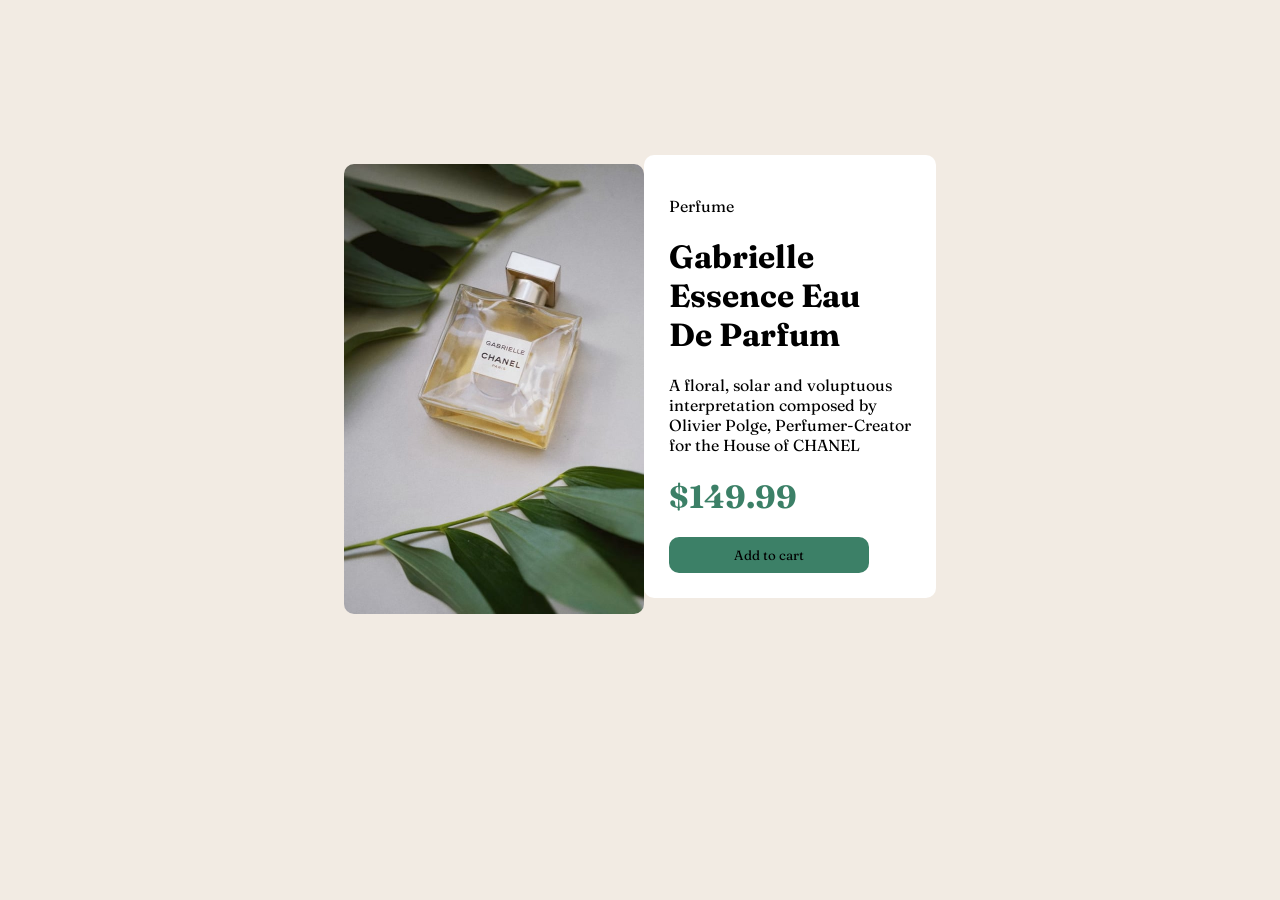
<file: index.html>
<!DOCTYPE html>
<html lang="en">
  <head>
    <meta charset="UTF-8" />
    <meta name="viewport" content="width=device-width, initial-scale=1.0" />
    <!-- displays site properly based on user's device -->
    <link rel="preconnect" href="https://fonts.googleapis.com" />
    <link rel="preconnect" href="https://fonts.gstatic.com" crossorigin />
    <link
      href="https://fonts.googleapis.com/css2?family=Inter:wght@100..900&family=Montserrat:ital,wght@0,100..900;1,100..900&family=Outfit:wght@100..900&family=Young+Serif&display=swap"
      rel="stylesheet"
    />
    <link rel="preconnect" href="https://fonts.googleapis.com" />
    <link rel="preconnect" href="https://fonts.gstatic.com" crossorigin />
    <link
      href="https://fonts.googleapis.com/css2?family=Fraunces:ital,opsz,wght@0,9..144,100..900;1,9..144,100..900&family=Inter:wght@100..900&family=Montserrat:ital,wght@0,100..900;1,100..900&family=Outfit:wght@100..900&family=Young+Serif&display=swap"
      rel="stylesheet"
    />
    <link
      rel="icon"
      type="image/png"
      sizes="32x32"
      href="./images/favicon-32x32.png"
    />
    <link rel="stylesheet" href="Style.css" />

    <title>Frontend Mentor | Product preview card component</title>

    <!-- Feel free to remove these styles or customise in your own stylesheet 👍 -->
    <!-- <style>
    .attribution { font-size: 11px; text-align: center; }
    .attribution a { color: hsl(228, 45%, 44%); }
  </style> -->
  </head>
  <body>
    <!-- <div class="row">
      <div class="imgwrapper">
          <img src="images/image-product-desktop.jpg" class="img-perfume" />
        </div>
        <div class="contentwrapper">
        <div class="content">
          <span class="textwrapper">
            <span>Perfume</span>
          </span>
          <h1>Gabrielle <br> Essence Eau <br> De Parfum</h1>
        </div>
        <br>
          <div class="text">
          <p> A floral, solar and voluptuous <br> interpretation composed by <br> Olivier Polge, 
             Perfumer-Creator <br> for the House of CHANEL</p>
          </div>
        <button class="button">Add to cart</button>
        </div>
      </div>
    </div>
    </div> -->

    <main class="container">
      <div class="card">

        <div class="image">
          <img
            src="images/image-product-desktop.jpg"
            class="img-perfume"
            alt="img-perfume"
            style="border-radius: 10px;"
            width="300px"
            height="100%"
          />
        </div>

        <div class="text">
          <p>Perfume</p>
          <h1>Gabrielle <br> Essence Eau <br> De Parfum</h1>
          <p>A floral, solar and voluptuous <br> interpretation composed by <br> Olivier Polge, 
             Perfumer-Creator <br> for the House of CHANEL</p>
             <h1 style="color:#3c8067;">$149.99</h1>
             <button>Add to cart</button>
          </div>
           
        </div>
      </div>
    </main>
  </body>
</html>
</file>
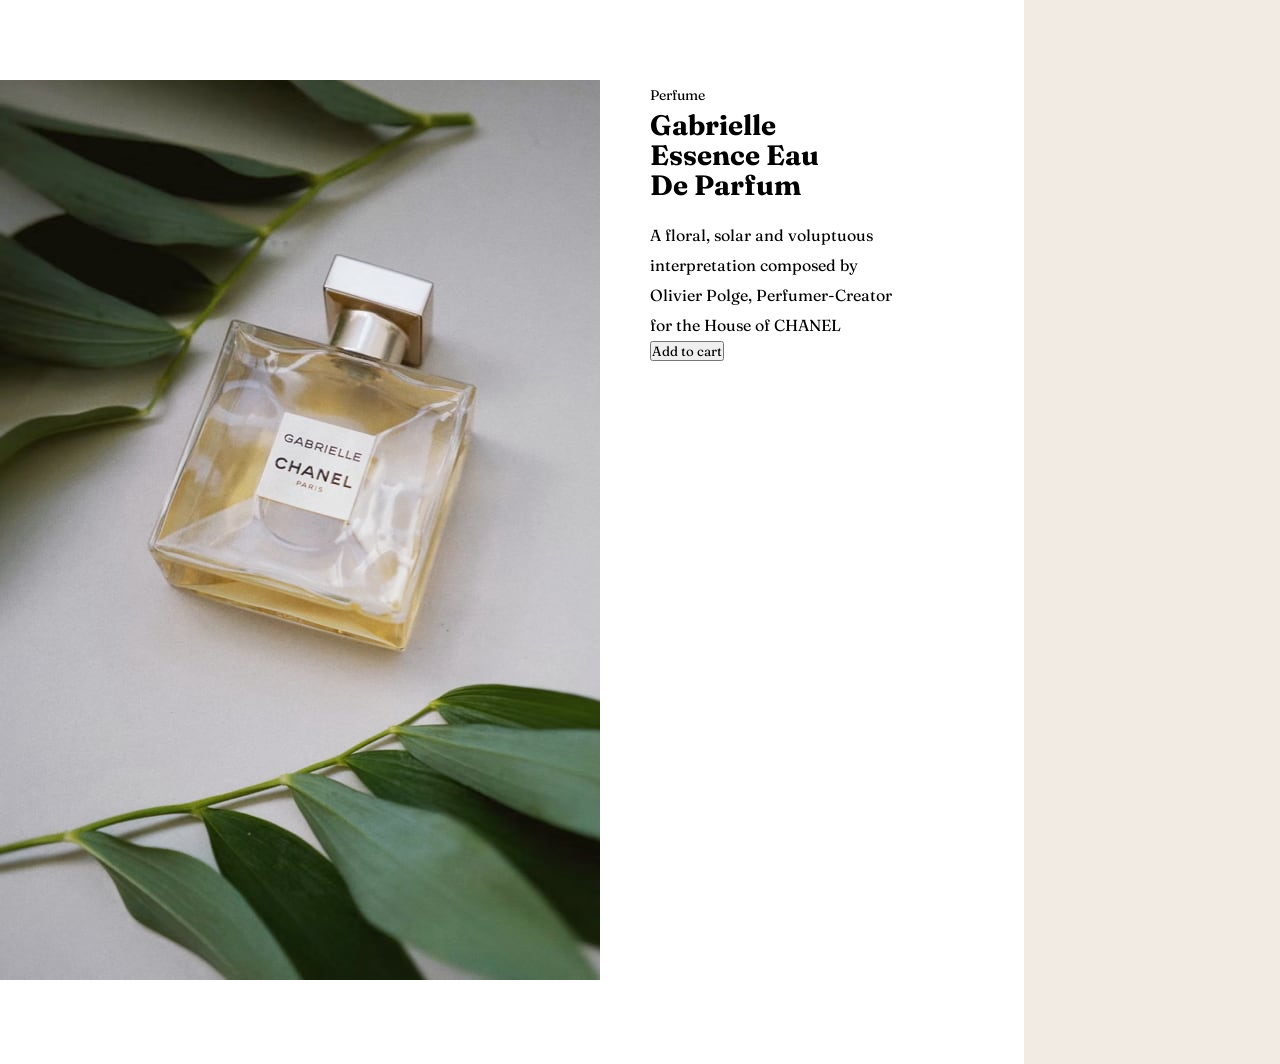
<file: product-preview-card-component-main/index.html>
<!DOCTYPE html>
<html lang="en">
  <head>
    <meta charset="UTF-8" />
    <meta name="viewport" content="width=device-width, initial-scale=1.0" />
    <!-- displays site properly based on user's device -->
    <link rel="preconnect" href="https://fonts.googleapis.com">
<link rel="preconnect" href="https://fonts.gstatic.com" crossorigin>
<link href="https://fonts.googleapis.com/css2?family=Inter:wght@100..900&family=Montserrat:ital,wght@0,100..900;1,100..900&family=Outfit:wght@100..900&family=Young+Serif&display=swap" rel="stylesheet">
<link rel="preconnect" href="https://fonts.googleapis.com">
<link rel="preconnect" href="https://fonts.gstatic.com" crossorigin>
<link href="https://fonts.googleapis.com/css2?family=Fraunces:ital,opsz,wght@0,9..144,100..900;1,9..144,100..900&family=Inter:wght@100..900&family=Montserrat:ital,wght@0,100..900;1,100..900&family=Outfit:wght@100..900&family=Young+Serif&display=swap" rel="stylesheet">
    <link
      rel="icon"
      type="image/png"
      sizes="32x32"
      href="./images/favicon-32x32.png"
    />
    <link rel="stylesheet" href="Style.css" />

    <title>Frontend Mentor | Product preview card component</title>

    <!-- Feel free to remove these styles or customise in your own stylesheet 👍 -->
    <!-- <style>
    .attribution { font-size: 11px; text-align: center; }
    .attribution a { color: hsl(228, 45%, 44%); }
  </style> -->
  </head>
  <body>
    <div class="row">
      <div class="imgwrapper">
          <img src="images/image-product-desktop.jpg" class="img-perfume" />
        </div>
        <div class="contentwrapper">
        <div class="content">
          <span class="textwrapper">
            <span>Perfume</span>
          </span>
          <br>
          <h1>Gabrielle <br> Essence Eau <br> De Parfum</h1>
        </div>
        <br>
          <div class="text">
          <p> A floral, solar and voluptuous <br> interpretation composed by <br> Olivier Polge, 
             Perfumer-Creator <br> for the House of CHANEL</p>
          </div>
        <button class="button">Add to cart</button>
        </div>
      </div>
    </div>
    </div>
  </body>
</html>
</file>
<file: Style.css>
* {
  font-family: "Montserrat", sans-serif;
  font-family: "Fraunces", serif;
}

body {
  background-color: hsl(30, 38%, 92%);
}
.row {
  background-color: hsl(0, 0%, 100%);
  padding: 25px;
}

.container {
  display: flex;
  justify-content: center;
}

.card {
  display: flex;
  justify-content: center;
  align-items: center;
  margin-top:10%;
 /* box-shadow: 0 4px 8px 0 rgba(192, 33, 33, 0.2), 0 6px 20px 0 rgba(0, 0, 0, 0.19); */
}



/* .content {
  font-size: 14px;
  line-height: 30px;
} */
.text {
  background-color: #fff;
 padding:25px;
 border-radius: 10px;
}
.text button{
  border-radius: 10px;
  background-color: #3c8067;
  width: 200px;
  padding: 10px;
  justify-content: center;
  border: none;
}

.image img{
   border-radius: 10px;
   margin-top: 30px;
}
</file>
<file: product-preview-card-component-main/Style.css>
* {
  margin: 0px;
  padding: 0px;
  box-sizing: border-box;
  font-family: "Montserrat", sans-serif;
  font-family: "Fraunces", serif;
}

body {
  background-color: hsl(30, 38%, 92%);
}
.row {
  background-color: hsl(0, 0%, 100%);
  padding: 25px;
}

.row {
  width: 80%;
  max-width: 1170px;
  display: grid;
  grid-template-columns: repeat(2, 1fr);
  grid-gap: 50px;
  overflow-x: hidden;
  padding: 5rem 0;
}
.content{
    font-size: 14px;
    line-height: 30px;
}
.text{
    line-height: 30px;
}

/* .row .imgwrapper {
  overflow: hidden;
} */

/* .row .imgwrapper img {
  width: 100%;
  height: 100%;
  object-fit: cover;
  transition: 0.3s;
}

.row .imgwrapper:hover img {
  transform: scale(1.25);
} */
/* .row.contentwrapper {
  width: 100%;
  display: flex;
  justify-content: center;
  align-items: center;
  padding-left: 30px;
} */

/* .row.row.contentwrapper span.textwrapper {
  display: block;
  font-size: 20px;
  text-transform: capitalize;
  justify-content: flex-start;
  align-items: center;
  gap: 15px;
  margin-bottom: 20px;
} */

/* .row.row.contentwrapper span.textwrapper span{
    display: inline-block;
    width: 70px;
    height: 5px;
} */
</file>
